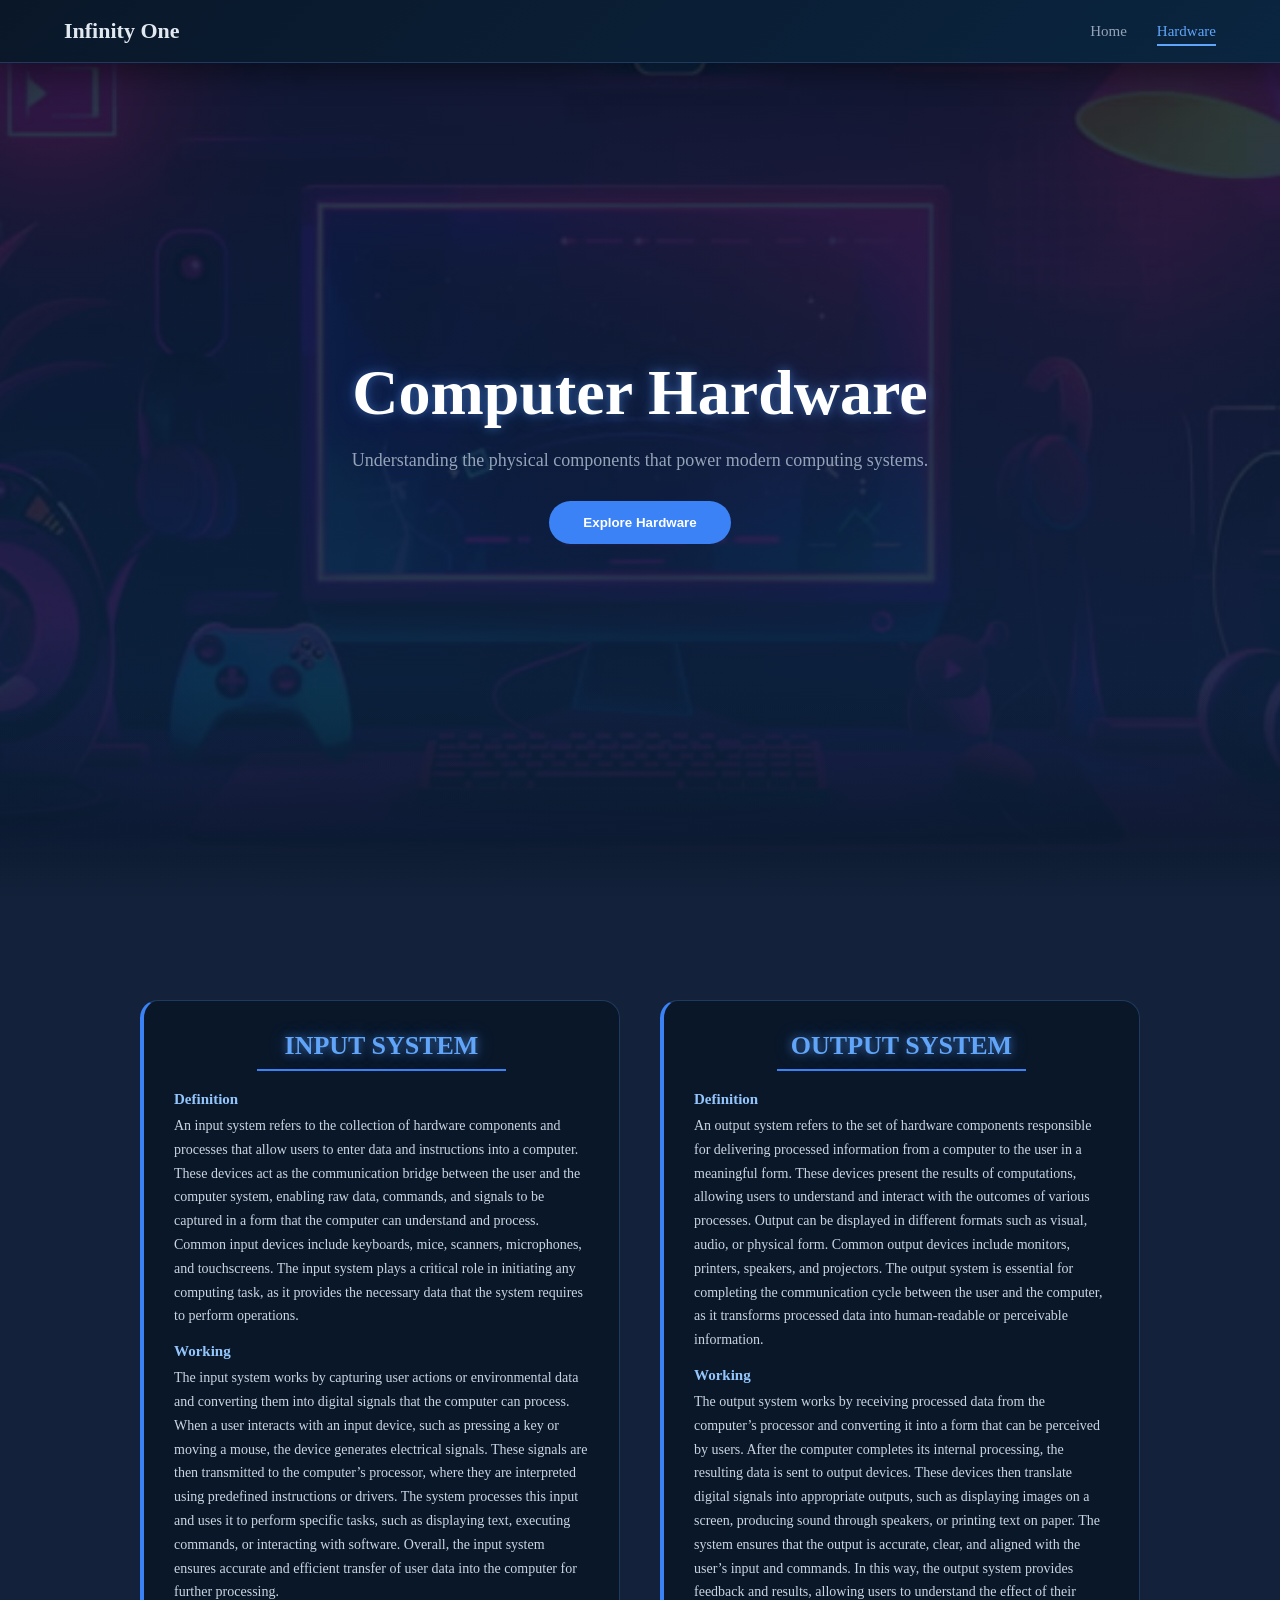
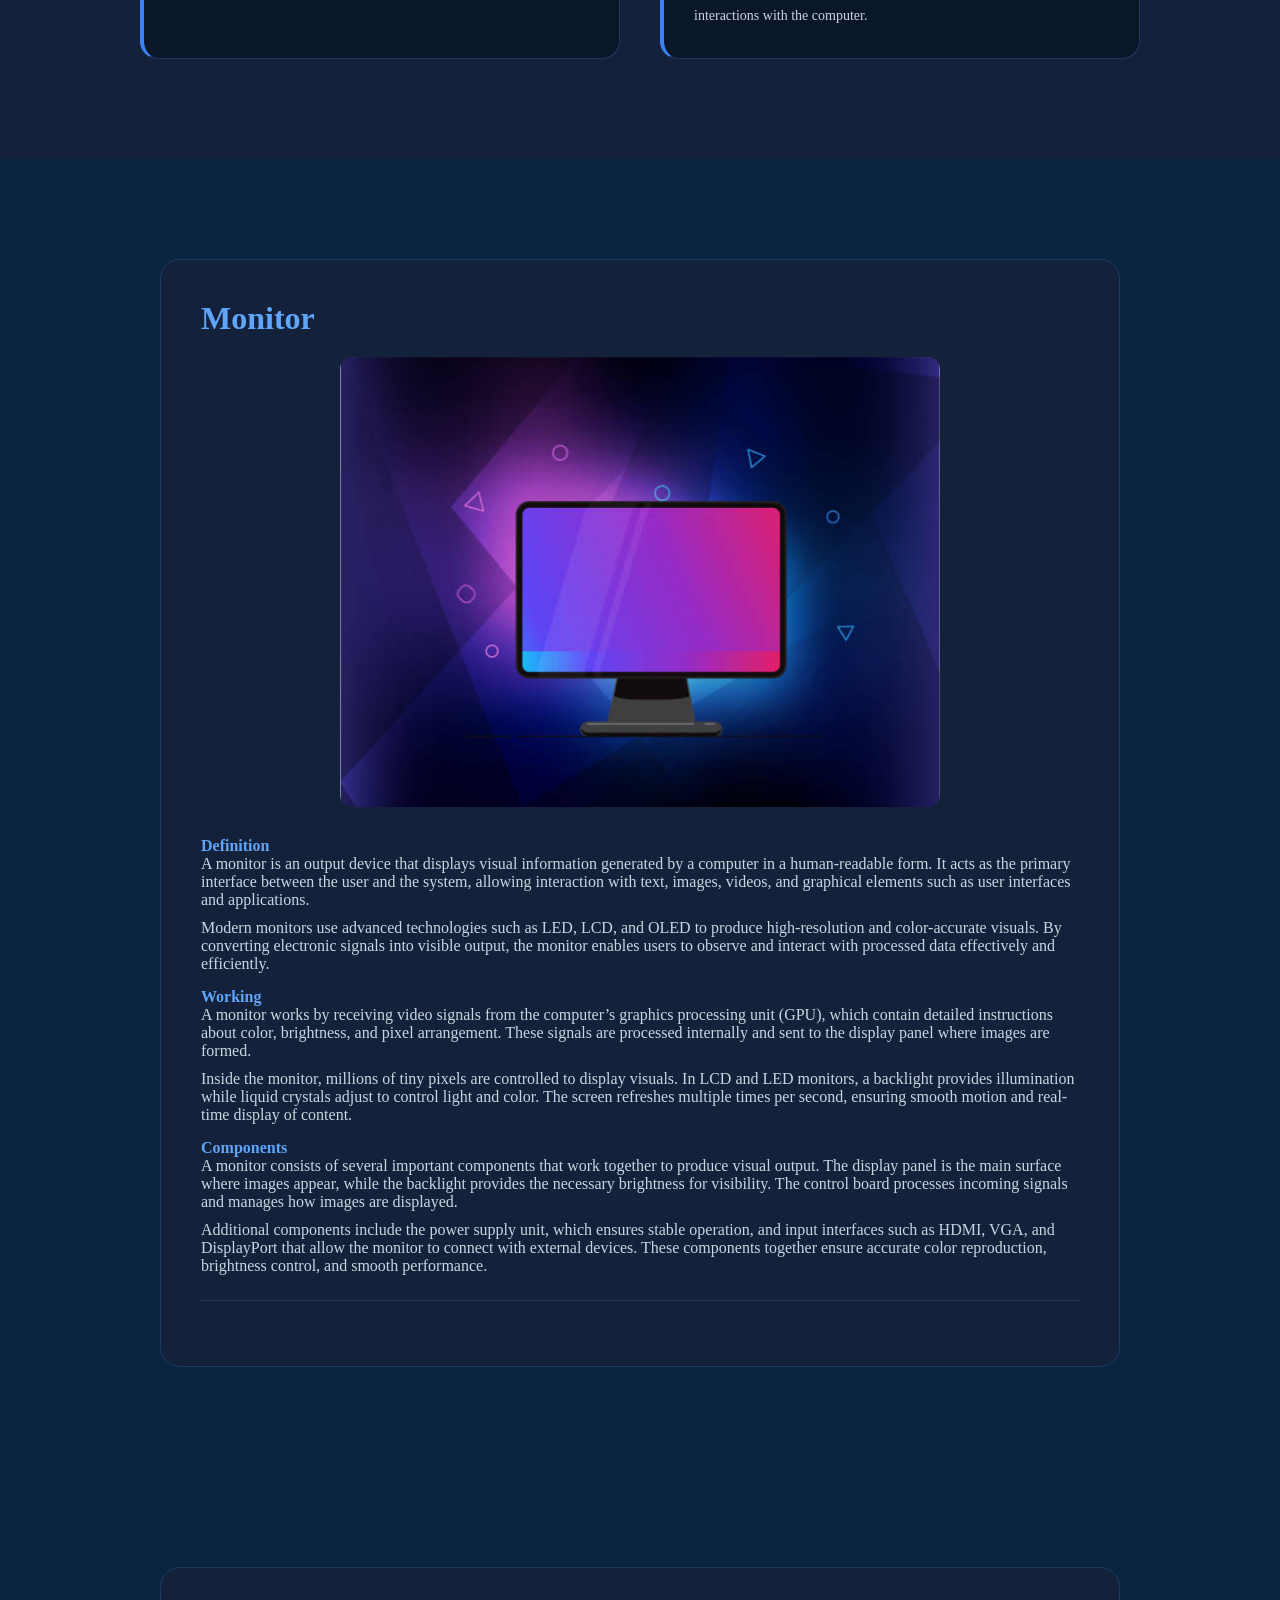
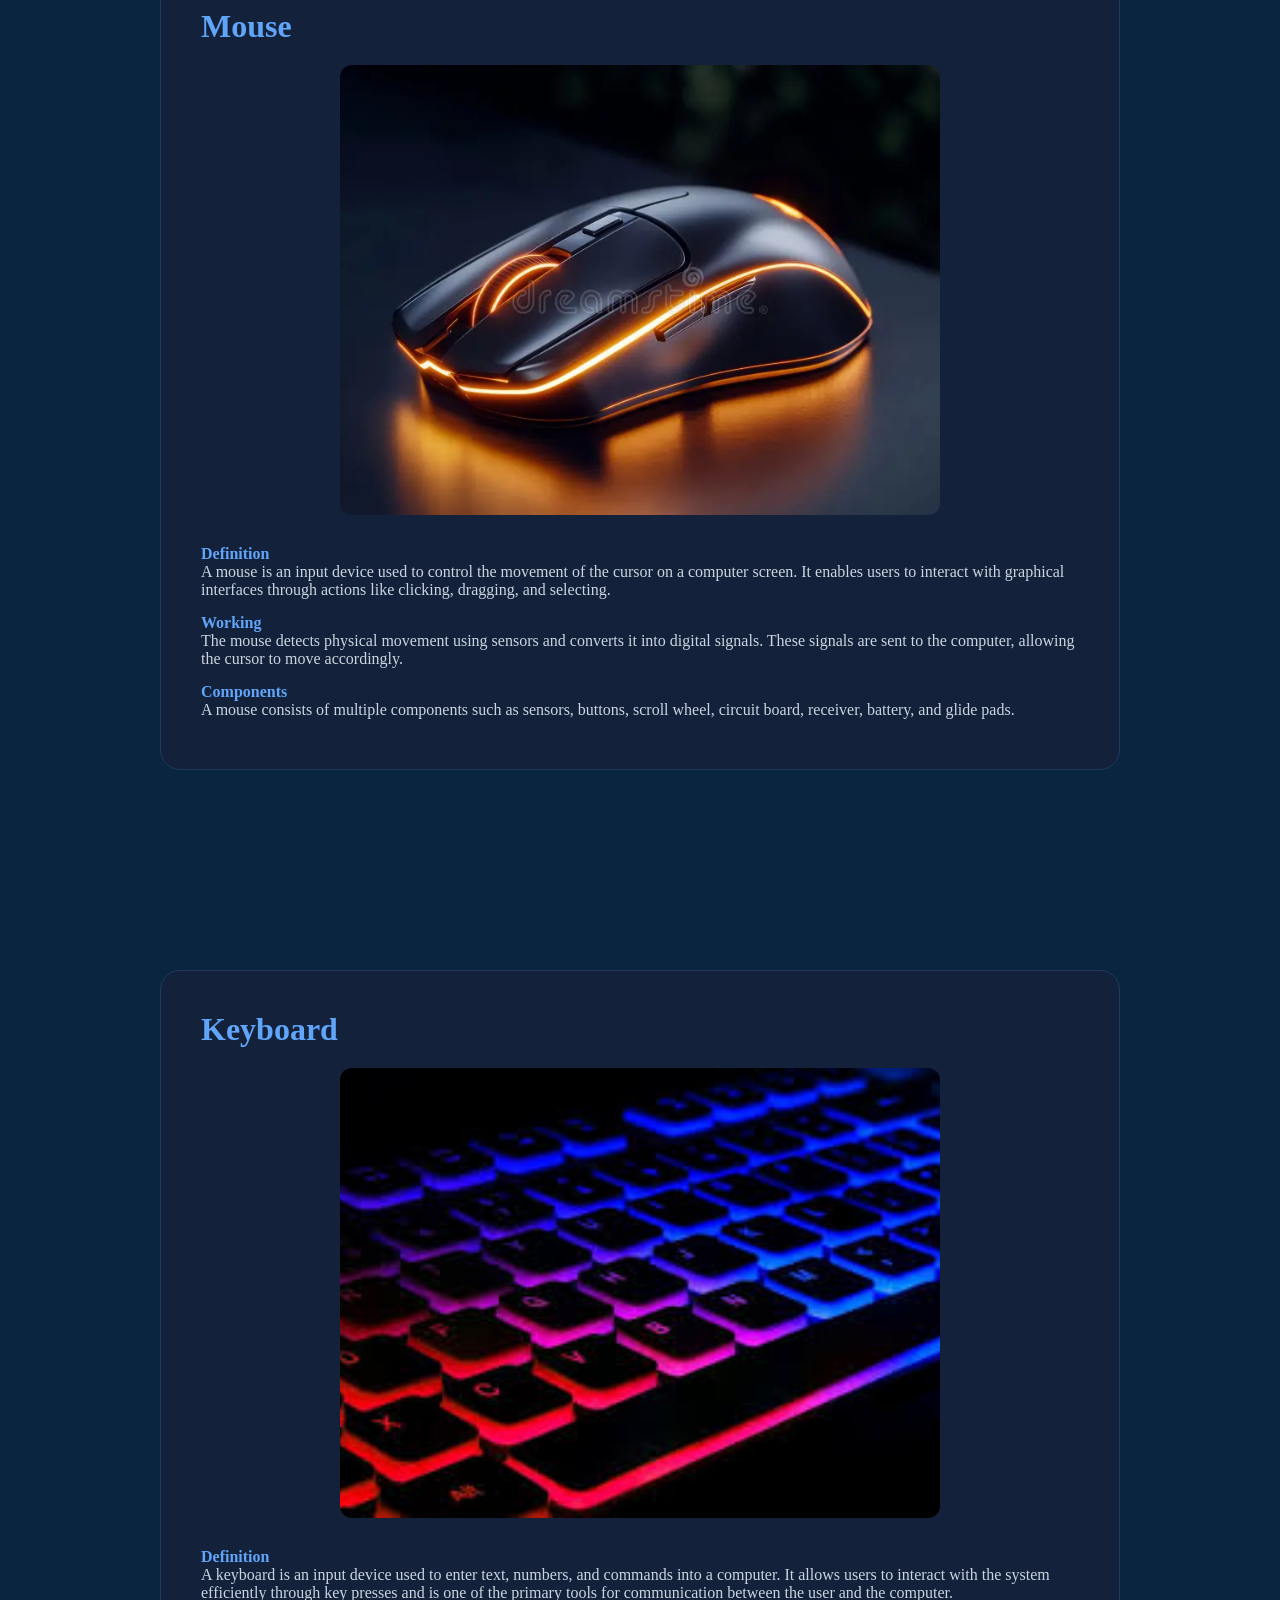
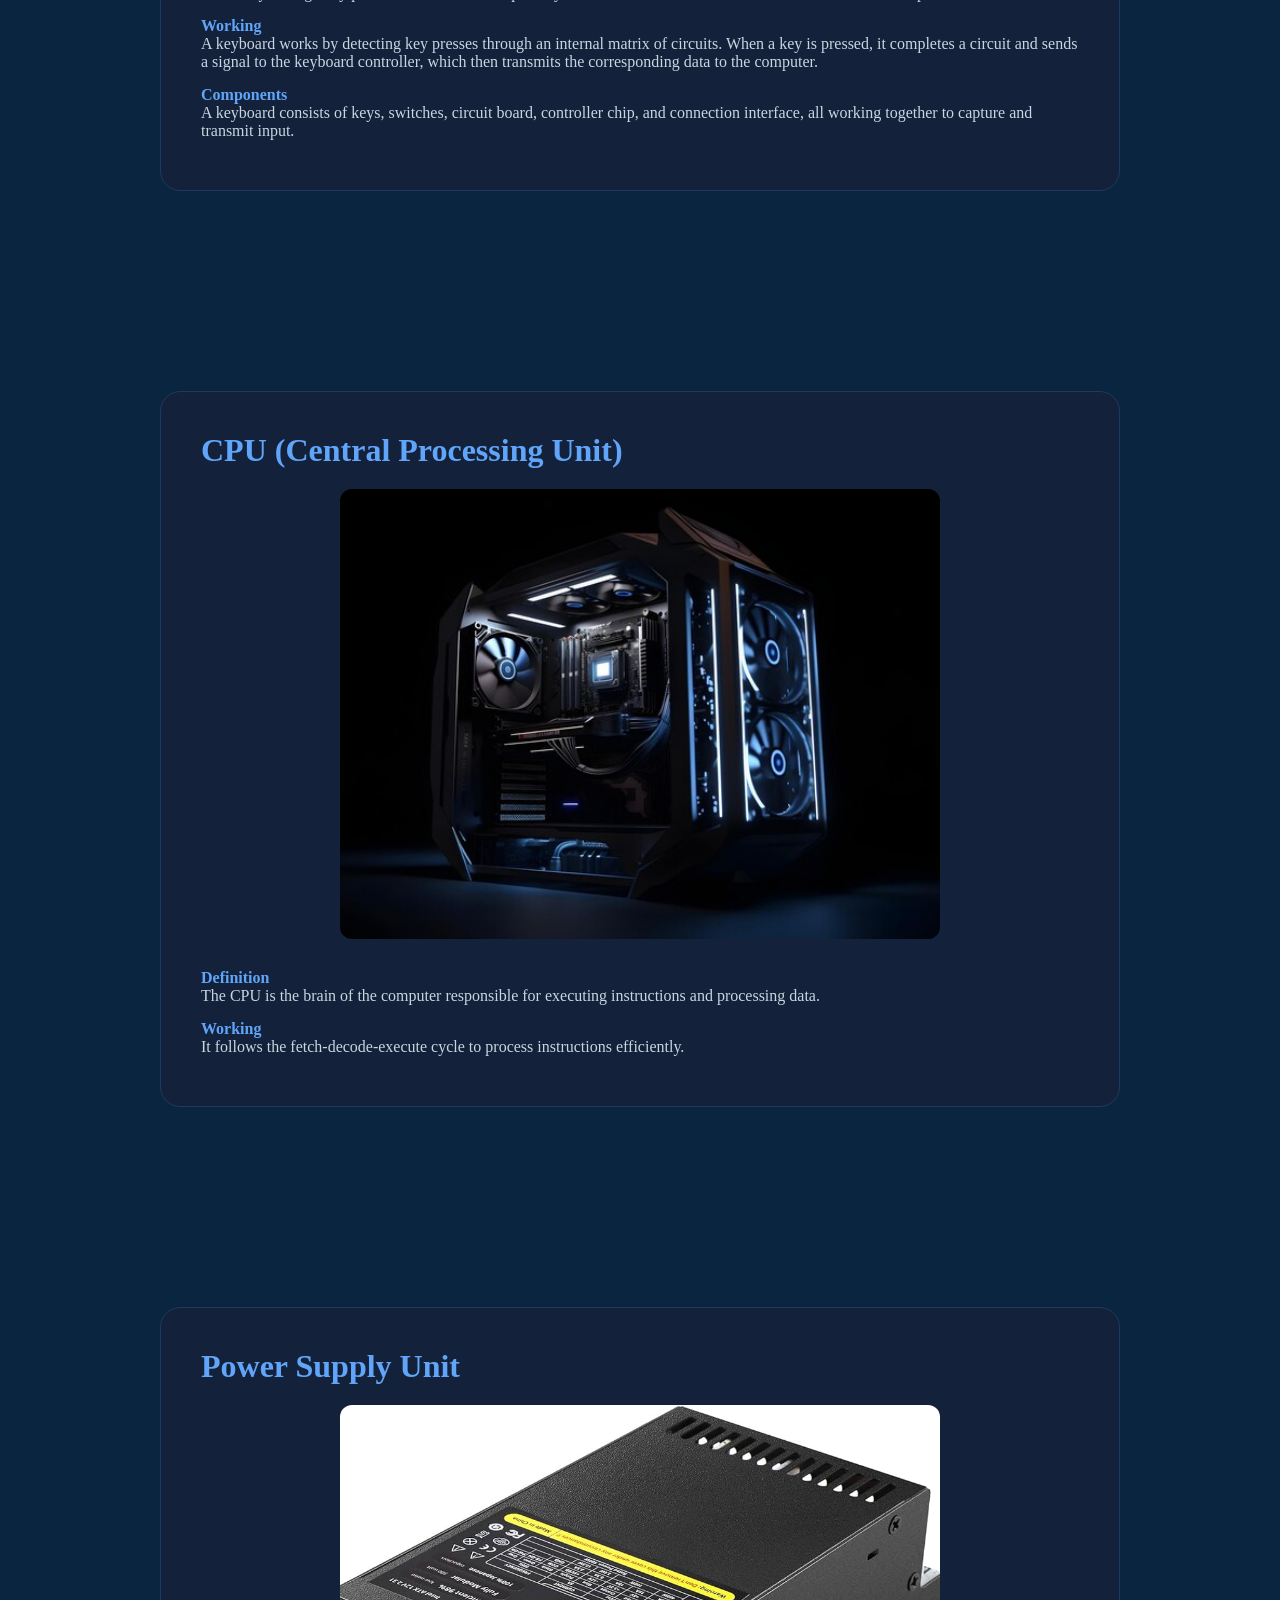
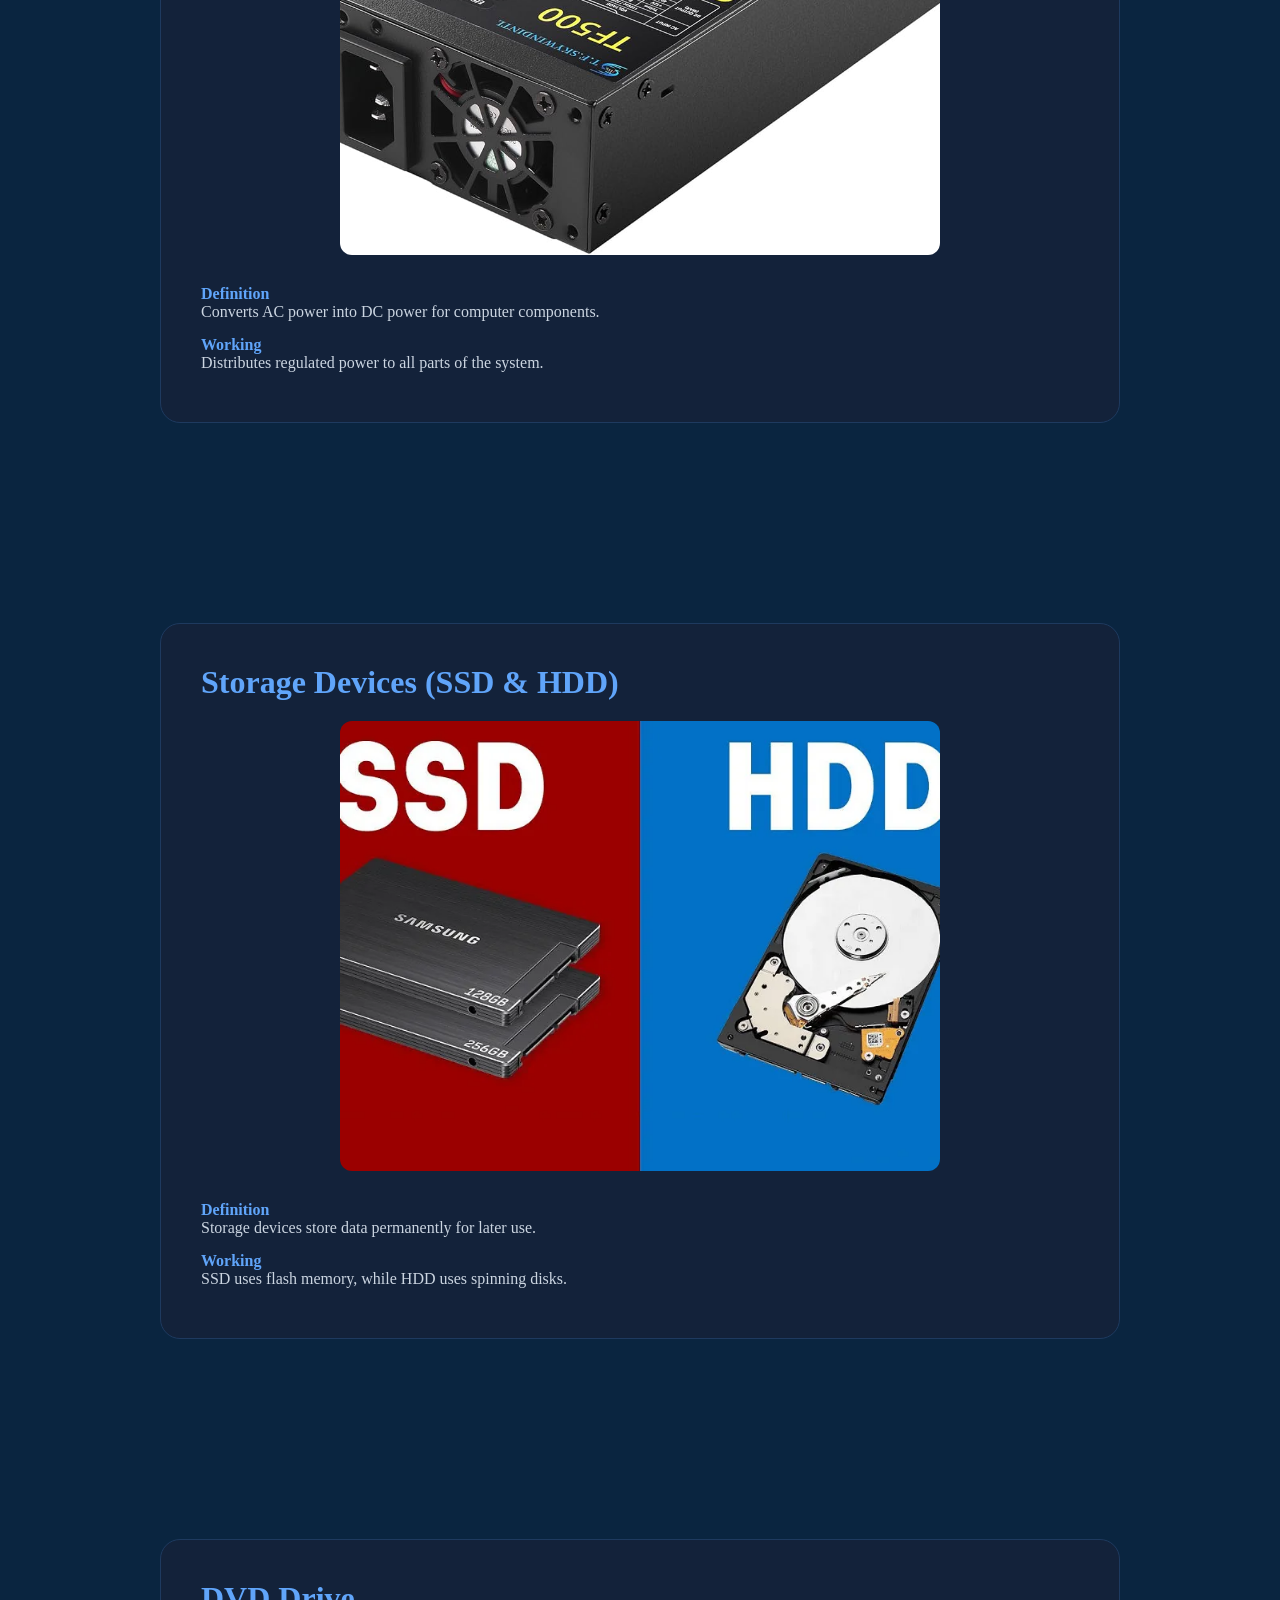
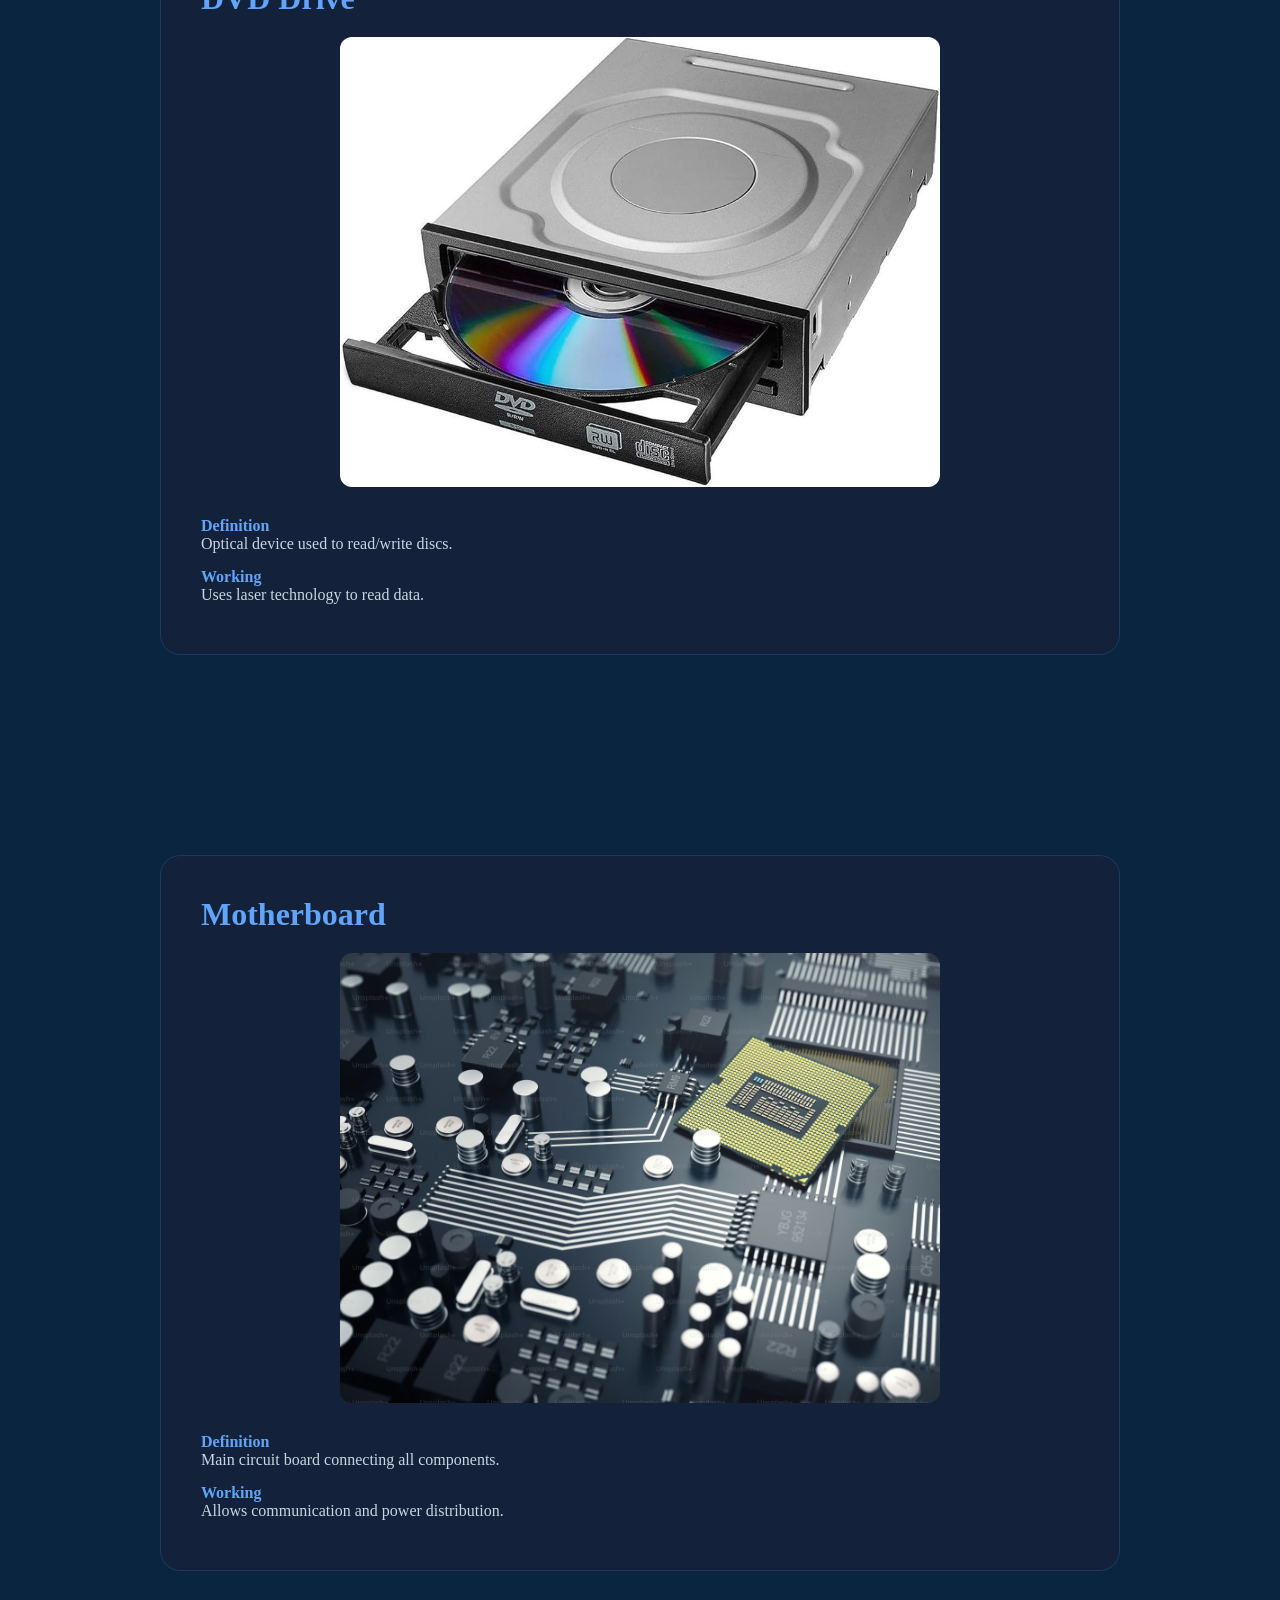
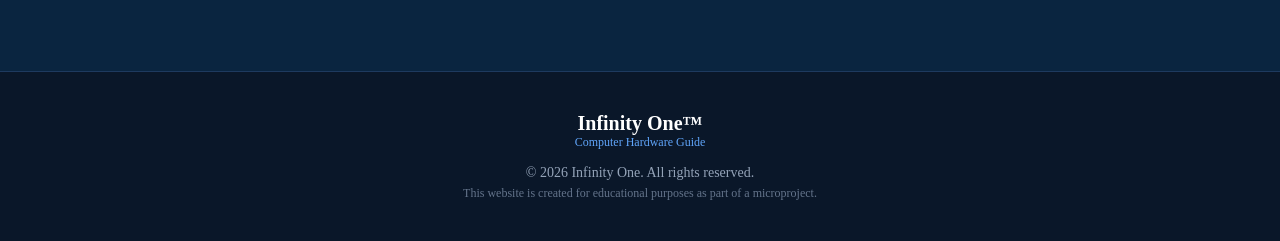
<file: Hardware (MAIN) Infinity1.html>
<html>
	<head>
		<title>Hardware (MAIN) | Infinity1</title>
	<link rel="stylesheet" href="(Hardware Main page) [tag style] Infinity1.css">
	</head>
	<body>

<!-- Navigation -->
<nav class="nav">
  <div class="nav-container">

    <!-- BRAND -->
    <div class="nav-brand">
      <span class="brand-text">Infinity One</span>
    </div>

    <!-- LINKS -->
    <div class="nav-links">
      <a href="index.html">Home</a>
      <a href="Hardware (MAIN) Infinity1.html" class="active">Hardware</a>
    </div>

  </div>
</nav>

<!-- Hero -->
<section class="hardware-hero">
  <div class="hardware-hero-content">
    <h1 class="hardware-hero-title">Computer Hardware</h1>
    <p class="hardware-hero-subtext">Understanding the physical components that power modern computing systems.</p>
    <button class="hardware-hero-btn">Explore Hardware</button>
  </div>
</section>

<!--I/O deffinition -->
<section class="info-cards-section">

  <div class="info-cards">

    <!-- CARD 1 -->
    <div class="info-card">
      <h3 class="info-title">INPUT SYSTEM</h3>

      <h4 class="info-subheading">Definition</h4>
      <p class="info-text">
        An input system refers to the collection of hardware components and processes that allow users to enter data and instructions into a computer. 
These devices act as the communication bridge between the user and the computer system, enabling raw data, commands, 
and signals to be captured in a form that the computer can understand and process. Common input devices include keyboards, mice, scanners, microphones, and touchscreens. 
The input system plays a critical role in initiating any computing task, 
as it provides the necessary data that the system requires to perform operations.
      </p>

      <h4 class="info-subheading">Working</h4>
      <p class="info-text">
        The input system works by capturing user actions or environmental data and converting them into digital signals that the computer can process.
 When a user interacts with an input device, such as pressing a key or moving a mouse, the device generates electrical signals.
 These signals are then transmitted to the computer’s processor, where they are interpreted using predefined instructions or drivers.
 The system processes this input and uses it to perform specific tasks, such as displaying text, executing commands, or interacting with software.
 Overall, the input system ensures accurate and efficient transfer of user data into the computer for further processing.
      </p>
    </div>

    <!-- CARD 2 -->
    <div class="info-card">
      <h3 class="info-title">OUTPUT SYSTEM</h3>

      <h4 class="info-subheading">Definition</h4>
      <p class="info-text">
        An output system refers to the set of hardware components responsible for delivering processed information from a computer to the user in a meaningful form.
 These devices present the results of computations, allowing users to understand and interact with the outcomes of various processes.
 Output can be displayed in different formats such as visual, audio, or physical form. Common output devices include monitors, printers, speakers, and projectors.
 The output system is essential for completing the communication cycle between the user and the computer, as it transforms processed data into human-readable or perceivable information.
      </p>

      <h4 class="info-subheading">Working</h4>
      <p class="info-text">
The output system works by receiving processed data from the computer’s processor and converting it into a form that can be perceived by users.
 After the computer completes its internal processing, the resulting data is sent to output devices.
 These devices then translate digital signals into appropriate outputs, such as displaying images on a screen, producing sound through speakers, or printing text on paper.
 The system ensures that the output is accurate, clear, and aligned with the user’s input and commands.
 In this way, the output system provides feedback and results, allowing users to understand the effect of their interactions with the computer.
      </p>
    </div>

  </div>

</section>

<!-- Dropdown -->
<section class="alt-section">
  <div class="alt-container">

    <div class="alt-card">

      <!-- HEADING -->
      <h2 class="alt-heading">Monitor</h2>

      <!-- IMAGE -->
      <div class="alt-image-center">
        <img src="monitor.jpg" alt="">
      </div>

      <!-- TEXT -->
      <div class="alt-text">
        <h4>Definition</h4>
  <p>
    A monitor is an output device that displays visual information generated by a computer in a human-readable form. It acts as the primary interface between the user and the system, allowing interaction with text, images, videos, and graphical elements such as user interfaces and applications.
  </p>
  <p>
    Modern monitors use advanced technologies such as LED, LCD, and OLED to produce high-resolution and color-accurate visuals. By converting electronic signals into visible output, the monitor enables users to observe and interact with processed data effectively and efficiently.
  </p>

  <h4>Working</h4>
  <p>
    A monitor works by receiving video signals from the computer’s graphics processing unit (GPU), which contain detailed instructions about color, brightness, and pixel arrangement. These signals are processed internally and sent to the display panel where images are formed.
  </p>
  <p>
    Inside the monitor, millions of tiny pixels are controlled to display visuals. In LCD and LED monitors, a backlight provides illumination while liquid crystals adjust to control light and color. The screen refreshes multiple times per second, ensuring smooth motion and real-time display of content.
  </p>

  <h4>Components</h4>
  <p>
    A monitor consists of several important components that work together to produce visual output. The display panel is the main surface where images appear, while the backlight provides the necessary brightness for visibility. The control board processes incoming signals and manages how images are displayed.
  </p>
  <p>
    Additional components include the power supply unit, which ensures stable operation, and input interfaces such as HDMI, VGA, and DisplayPort that allow the monitor to connect with external devices. These components together ensure accurate color reproduction, brightness control, and smooth performance.
  </p>
      </div>

          <hr class="sub-divider">

      <!-- MAIN DROPDOWN -->
      <div class="alt-dropdown">

        <div class="sub-cards">

          <!-- DISPLAY PANEL -->
          <div class="sub-card">
            <div class="sub-content">
              <div class="sub-image">
                <img src="panel.avif" alt="Display Pannel">

              </div>
              <div class="sub-text">
                <h3>Display Panel</h3>
                <h4>Definition</h4>
                <p>Main visual surface of monitor.</p>
                <h4>Working</h4>
                <p>Controls pixels to form images.</p>
              </div>
            </div>
            <div class="sub-dropdown">
              <h4>Working</h4>
              <p>Controls pixels to form images. Includes IPS, TN, OLED technologies.</p>
            </div>
          </div>
          <hr class="sub-divider">

          <!-- BACKLIGHT -->
          <div class="sub-card">
            <div class="sub-content">
              <div class="sub-image">
                <img src="backlight.webp" alt="Back light">

              </div>
              <div class="sub-text">
                <h3>Backlight</h3>
                <h4>Definition</h4>
                <p>Provides light for visibility.</p>
              </div>
            </div>
            <div class="sub-dropdown">
              <h4>Working</h4>
              <p>Illuminates display panel. Usually LED-based in modern monitors.</p>
            </div>
          </div>
<hr class="sub-divider">

	  <!-- Control borad -->
          <div class="sub-card">
  <div class="sub-content">
    <div class="sub-image">
      <img src="control-board.webp" alt="Control board">

    </div>
    <div class="sub-text">
      <h3>Control Board</h3>
      <h4>Definition</h4>
      <p>
        The control board is the internal circuit of a monitor responsible for processing incoming video signals and managing how images are displayed on the screen.
      </p>
    </div>
  </div>
  <div class="sub-dropdown">
    <h4>Working</h4>
    <p>
      The control board receives signals from the computer and converts them into instructions for the display panel. It controls resolution, refresh rate, color output, and synchronization, ensuring smooth and accurate image rendering.
    </p>
  </div>
</div>
<hr class="sub-divider">
	
	<!-- Power supply -->
	<div class="sub-card">
  <div class="sub-content">
    <div class="sub-image">
      <img src="power.jpg" alt="Power supply">

    </div>
    <div class="sub-text">
      <h3>Power Supply</h3>
      <h4>Definition</h4>
      <p>
        The power supply unit provides electrical energy to all internal components of the monitor by converting external power into usable form.
      </p>
    </div>
  </div>
  <div class="sub-dropdown">
    <h4>Working</h4>
    <p>
      It converts alternating current (AC) from the power source into direct current (DC) required by the monitor’s components and distributes stable voltage to ensure proper functioning.
    </p>
  </div>
</div>
<hr class="sub-divider">
	
	<!-- input port-->
	<div class="sub-card">
  <div class="sub-content">
    <div class="sub-image">
      <img src="ports.webp" alt="Port">

    </div>
    <div class="sub-text">
      <h3>Input Ports</h3>
      <h4>Definition</h4>
      <p>
        Input ports are connectors that allow the monitor to receive video signals from external devices such as computers, laptops, or gaming consoles.
      </p>
    </div>
  </div>
  <div class="sub-dropdown">
    <h4>Working</h4>
    <p>
      These ports receive data through cables like HDMI, VGA, or DisplayPort and transfer it to the control board, which processes the signals and displays them on the screen.
    </p>
  </div>
</div>
<hr class="sub-divider">
        </div>
      </div>
    </div>
  </div>
</section>

<!-- ======================== MOUSE SECTION START ======================== -->

<section class="alt-section">

  <div class="alt-container">

    <div class="alt-card">

      <!-- HEADING -->
      <h2 class="alt-heading">Mouse</h2>

      <!-- IMAGE -->
      <div class="alt-image-center">
        <img src="mouse.webp" alt="Mouse">
      </div>

      <!-- TEXT -->
      <div class="alt-text">

        <h4>Definition</h4>
        <p>
          A mouse is an input device used to control the movement of the cursor on a computer screen. It enables users to interact with graphical interfaces through actions like clicking, dragging, and selecting.
        </p>

        <h4>Working</h4>
        <p>
          The mouse detects physical movement using sensors and converts it into digital signals. These signals are sent to the computer, allowing the cursor to move accordingly.
        </p>

        <h4>Components</h4>
        <p>
          A mouse consists of multiple components such as sensors, buttons, scroll wheel, circuit board, receiver, battery, and glide pads.
        </p>

      </div>

      <!-- ================= DROPDOWN START ================= -->
      <div class="alt-dropdown">

        <!-- SENSOR -->
        <div class="sub-card">
          <div class="sub-content">

            <div class="sub-image">
              <img src="sensor.webp">
            </div>

            <div class="sub-text">
              <h3>Sensor</h3>
              <h4>Definition</h4>
              <p>Detects movement across a surface.</p>
            </div>

          </div>

          <div class="sub-dropdown">
            <h4>Working</h4>
            <p>
              The sensor continuously captures surface data and calculates movement direction and speed.
            </p>
          </div>
        </div>

        <hr class="sub-divider">

        <!-- BUTTONS -->
        <div class="sub-card">
          <div class="sub-content">

            <div class="sub-image">
              <img src="buttons.jpg">
            </div>

            <div class="sub-text">
              <h3>Buttons</h3>
              <h4>Definition</h4>
              <p>Used for clicking and selecting.</p>
            </div>

          </div>

          <div class="sub-dropdown">
            <h4>Working</h4>
            <p>
              When pressed, buttons send signals to perform actions such as selecting or opening items.
            </p>
          </div>
        </div>

        <hr class="sub-divider">

        <!-- SCROLL -->
        <div class="sub-card">
          <div class="sub-content">

            <div class="sub-image">
              <img src="scroll.jfif">
            </div>

            <div class="sub-text">
              <h3>Scroll Wheel</h3>
              <h4>Definition</h4>
              <p>Used for scrolling content vertically.</p>
            </div>

          </div>

          <div class="sub-dropdown">
            <h4>Working</h4>
            <p>
              Rotating the wheel sends signals that scroll the page up or down smoothly.
            </p>
          </div>
        </div>

        <hr class="sub-divider">

        <!-- CIRCUIT -->
        <div class="sub-card">
          <div class="sub-content">

            <div class="sub-image">
              <img src="circuit.jpg">
            </div>

            <div class="sub-text">
              <h3>Circuit Board</h3>
              <h4>Definition</h4>
              <p>Controls internal operations of the mouse.</p>
            </div>

          </div>

          <div class="sub-dropdown">
            <h4>Working</h4>
            <p>
              It processes signals from buttons and sensors and sends them to the computer.
            </p>
          </div>
        </div>

        <hr class="sub-divider">

        <!-- DPI -->
        <div class="sub-card">
          <div class="sub-content">

            <div class="sub-image">
              <img src="dpi.webp">
            </div>

            <div class="sub-text">
              <h3>DPI Button</h3>
              <h4>Definition</h4>
              <p>Controls cursor sensitivity.</p>
            </div>

          </div>

          <div class="sub-dropdown">
            <h4>Working</h4>
            <p>
              Adjusts how fast the cursor moves relative to mouse movement.
            </p>
          </div>
        </div>

        <hr class="sub-divider">

        <!-- FEET -->
        <div class="sub-card">
          <div class="sub-content">

            <div class="sub-image">
              <img src="feet.jpg">
            </div>

            <div class="sub-text">
              <h3>Glide Pads</h3>
              <h4>Definition</h4>
              <p>Allow smooth movement on surfaces.</p>
            </div>

          </div>

          <div class="sub-dropdown">
            <h4>Working</h4>
            <p>
              Reduce friction and improve tracking accuracy.
            </p>
          </div>
        </div>

      </div>
      <!-- ================= DROPDOWN END ================= -->

    </div>

  </div>

</section>

<!-- ======================== KEYBOARD SECTION START ======================== -->
<section class="alt-section">

  <div class="alt-container">

    <div class="alt-card">

      <!-- HEADING -->
      <h2 class="alt-heading">Keyboard</h2>

      <!-- IMAGE -->
      <div class="alt-image-center">
        <img src="keyboard.jfif" alt="Keyboard">
      </div>

      <!-- TEXT -->
      <div class="alt-text">

        <h4>Definition</h4>
        <p>
          A keyboard is an input device used to enter text, numbers, and commands into a computer. It allows users to interact with the system efficiently through key presses and is one of the primary tools for communication between the user and the computer.
        </p>

        <h4>Working</h4>
        <p>
          A keyboard works by detecting key presses through an internal matrix of circuits. When a key is pressed, it completes a circuit and sends a signal to the keyboard controller, which then transmits the corresponding data to the computer.
        </p>

        <h4>Components</h4>
        <p>
          A keyboard consists of keys, switches, circuit board, controller chip, and connection interface, all working together to capture and transmit input.
        </p>

      </div>

      <!-- ================= DROPDOWN START ================= -->
      <div class="alt-dropdown">

        <!-- ===== TABLE ===== -->
        <h4 style="color:#60A5FA; margin-bottom:15px;">Types of Keys</h4>

        <table class="keyboard-table">

          <tr>
            <th>Key Type</th>
            <th>Examples</th>
            <th>Function</th>
          </tr>

          <tr>
            <td>Alphanumeric</td>
            <td>A-Z, 0-9</td>
            <td>Typing letters and numbers</td>
          </tr>

          <tr>
            <td>Function Keys</td>
            <td>F1 – F12</td>
            <td>Perform system functions</td>
          </tr>

          <tr>
            <td>Control Keys</td>
            <td>Ctrl, Alt, Shift</td>
            <td>Used with other keys for commands</td>
          </tr>

          <tr>
            <td>Navigation Keys</td>
            <td>Arrow keys, Home, End</td>
            <td>Move cursor and navigate</td>
          </tr>

          <tr>
            <td>Special Keys</td>
            <td>Enter, Esc, Tab</td>
            <td>Execute actions</td>
          </tr>

          <tr>
            <td>Numeric Keypad</td>
            <td>0–9 (side)</td>
            <td>Fast numeric input</td>
          </tr>

        </table>

        <hr class="sub-divider">

        <!-- ===== KEYS ===== -->
        <div class="sub-card">
          <div class="sub-content">

            <div class="sub-image">
              <img src="keys.jfif">
            </div>

            <div class="sub-text">
              <h3>Keys</h3>
              <h4>Definition</h4>
              <p>Buttons used to input data.</p>
            </div>

          </div>

          <div class="sub-dropdown">
            <h4>Working</h4>
            <p>
              Pressing a key completes a circuit and sends a signal to the computer.
            </p>
          </div>
        </div>

        <hr class="sub-divider">

        <!-- ===== SWITCHES ===== -->
        <div class="sub-card">
          <div class="sub-content">

            <div class="sub-image">
              <img src="switch.webp">
            </div>

            <div class="sub-text">
              <h3>Switches</h3>
              <h4>Definition</h4>
              <p>Mechanism under keys that detects presses.</p>
            </div>

          </div>

          <div class="sub-dropdown">
            <h4>Working</h4>
            <p>
              Registers key presses and transfers signals to the circuit board.
            </p>
          </div>
        </div>

        <hr class="sub-divider">

        <!-- ===== CIRCUIT ===== -->
        <div class="sub-card">
          <div class="sub-content">

            <div class="sub-image">
              <img src="kb-circuit.jpg">
            </div>

            <div class="sub-text">
              <h3>Circuit Board</h3>
              <h4>Definition</h4>
              <p>Connects all keys and components.</p>
            </div>

          </div>

          <div class="sub-dropdown">
            <h4>Working</h4>
            <p>
              Processes signals from key presses and sends them to the system.
            </p>
          </div>
        </div>

        <hr class="sub-divider">

        <!-- ===== CONTROLLER ===== -->
        <div class="sub-card">
          <div class="sub-content">

            <div class="sub-image">
              <img src="controller.jpg">
            </div>

            <div class="sub-text">
              <h3>Controller Chip</h3>
              <h4>Definition</h4>
              <p>Manages keyboard input signals.</p>
            </div>

          </div>

          <div class="sub-dropdown">
            <h4>Working</h4>
            <p>
              Interprets key presses and sends correct data to the computer.
            </p>
          </div>
        </div>

      </div>
      <!-- ================= DROPDOWN END ================= -->

    </div>

  </div>

</section>
<!-- ======================== KEYBOARD SECTION END ======================== -->

<!-- ======================== CPU ======================== -->
<section class="alt-section">
  <div class="alt-container">
    <div class="alt-card">

      <h2 class="alt-heading">CPU (Central Processing Unit)</h2>

      <div class="alt-image-center">
        <img src="cpu.jpg">
      </div>

      <div class="alt-text">
        <h4>Definition</h4>
        <p>The CPU is the brain of the computer responsible for executing instructions and processing data.</p>

        <h4>Working</h4>
        <p>It follows the fetch-decode-execute cycle to process instructions efficiently.</p>
      </div>

      <div class="alt-dropdown">

        <!-- ALU -->
        <div class="sub-card">
          <div class="sub-content">
            <div class="sub-image"><img src="alu.jpg"></div>
            <div class="sub-text">
              <h3>ALU</h3>
              <p>Performs arithmetic and logical operations.</p>
            </div>
          </div>
          <div class="sub-dropdown">
            <p>Executes calculations and logical comparisons.</p>
          </div>
        </div>

        <hr class="sub-divider">

        <!-- CU -->
        <div class="sub-card">
          <div class="sub-content">
            <div class="sub-image"><img src="cpu.png"></div>
            <div class="sub-text">
              <h3>Control Unit</h3>
              <p>Controls CPU operations.</p>
            </div>
          </div>
          <div class="sub-dropdown">
            <p>Directs data flow between components.</p>
          </div>
        </div>

        <hr class="sub-divider">

        <!-- CACHE -->
        <div class="sub-card">
          <div class="sub-content">
            <div class="sub-image"><img src="cache.jfif"></div>
            <div class="sub-text">
              <h3>Cache</h3>
              <p>High-speed memory.</p>
            </div>
          </div>
          <div class="sub-dropdown">
            <p>Stores frequently used data for faster access.</p>
          </div>
        </div>

      </div>

    </div>
  </div>
</section>


<!-- ======================== PSU ======================== -->
<section class="alt-section">
  <div class="alt-container">
    <div class="alt-card">

      <h2 class="alt-heading">Power Supply Unit</h2>

      <div class="alt-image-center">
        <img src="psu.jpg">
      </div>

      <div class="alt-text">
        <h4>Definition</h4>
        <p>Converts AC power into DC power for computer components.</p>

        <h4>Working</h4>
        <p>Distributes regulated power to all parts of the system.</p>
      </div>

      <div class="alt-dropdown">

        <div class="sub-card">
          <div class="sub-content">
            <div class="sub-image"><img src="transformer.jfif"></div>
            <div class="sub-text"><h3>Transformer</h3><p>Changes voltage levels.</p></div>
          </div>
          <div class="sub-dropdown"><p>Steps voltage up or down.</p></div>
        </div>

        <hr class="sub-divider">

        <div class="sub-card">
          <div class="sub-content">
            <div class="sub-image"><img src="fan.jpg"></div>
            <div class="sub-text"><h3>Cooling Fan</h3><p>Prevents overheating.</p></div>
          </div>
          <div class="sub-dropdown"><p>Maintains temperature.</p></div>
        </div>

      </div>

    </div>
  </div>
</section>


<!-- ======================== STORAGE ======================== -->
<section class="alt-section">
  <div class="alt-container">
    <div class="alt-card">

      <h2 class="alt-heading">Storage Devices (SSD & HDD)</h2>

      <div class="alt-image-center">
        <img src="storage.webp">
      </div>

      <div class="alt-text">
        <h4>Definition</h4>
        <p>Storage devices store data permanently for later use.</p>

        <h4>Working</h4>
        <p>SSD uses flash memory, while HDD uses spinning disks.</p>
      </div>

      <div class="alt-dropdown">

        <div class="sub-card">
          <div class="sub-content">
            <div class="sub-image"><img src="ssd.jfif"></div>
            <div class="sub-text"><h3>SSD</h3><p>Solid-state storage.</p></div>
          </div>
          <div class="sub-dropdown"><p>Uses flash memory for fast access.</p></div>
        </div>

        <hr class="sub-divider">

        <div class="sub-card">
          <div class="sub-content">
            <div class="sub-image"><img src="hdd.png"></div>
            <div class="sub-text"><h3>HDD</h3><p>Magnetic storage.</p></div>
          </div>
          <div class="sub-dropdown"><p>Uses spinning platters.</p></div>
        </div>

      </div>

    </div>
  </div>
</section>


<!-- ======================== DVD ======================== -->
<section class="alt-section">
  <div class="alt-container">
    <div class="alt-card">

      <h2 class="alt-heading">DVD Drive</h2>

      <div class="alt-image-center">
        <img src="dvd.jpg">
      </div>

      <div class="alt-text">
        <h4>Definition</h4>
        <p>Optical device used to read/write discs.</p>

        <h4>Working</h4>
        <p>Uses laser technology to read data.</p>
      </div>

      <div class="alt-dropdown">

        <div class="sub-card">
          <div class="sub-content">
            <div class="sub-image"><img src="laser.jfif"></div>
            <div class="sub-text"><h3>Laser</h3><p>Reads data from disc.</p></div>
          </div>
          <div class="sub-dropdown"><p>Detects data patterns.</p></div>
        </div>

      </div>

    </div>
  </div>
</section>


<!-- ======================== MOTHERBOARD ======================== -->
<section class="alt-section">
  <div class="alt-container">
    <div class="alt-card">

      <h2 class="alt-heading">Motherboard</h2>

      <div class="alt-image-center">
        <img src="motherboard.avif">
      </div>

      <div class="alt-text">
        <h4>Definition</h4>
        <p>Main circuit board connecting all components.</p>

        <h4>Working</h4>
        <p>Allows communication and power distribution.</p>
      </div>

      <div class="alt-dropdown">

        <!-- CHIPSET -->
        <div class="sub-card">
          <div class="sub-content">
            <div class="sub-image"><img src="chipset.jpg"></div>
            <div class="sub-text"><h3>Chipset</h3><p>Controls communication.</p></div>
          </div>

          <div class="sub-dropdown">
            <h4>Northbridge</h4>
            <p>Handles CPU, RAM, GPU communication.</p>

            <h4>Southbridge</h4>
            <p>Handles I/O devices and storage.</p>
          </div>
        </div>

        <hr class="sub-divider">

        <!-- RAM SLOT -->
        <div class="sub-card">
          <div class="sub-content">
            <div class="sub-image"><img src="ram.webp"></div>
            <div class="sub-text"><h3>RAM Slots</h3><p>Holds memory modules.</p></div>
          </div>
          <div class="sub-dropdown">
            <p>Allows fast data access.</p>
          </div>
        </div>

        <hr class="sub-divider">

        <!-- PCI -->
        <div class="sub-card">
          <div class="sub-content">
            <div class="sub-image"><img src="pci.jpg"></div>
            <div class="sub-text"><h3>Expansion Slots</h3><p>Add components.</p></div>
          </div>
          <div class="sub-dropdown">
            <p>Used for GPU, sound cards, etc.</p>
          </div>
        </div>

      </div>

    </div>
  </div>
</section>

<!-- ======================== FOOTER START ======================== -->
<footer class="footer">

  <!-- BRAND -->
  <span class="footer-title">Infinity One™</span>
  <span class="footer-sub">Computer Hardware Guide</span>

  <!-- COPYRIGHT -->
  <p class="footer-copy">
    © 2026 Infinity One. All rights reserved.
  </p>

  <!-- NOTE -->
  <p class="footer-note">
    This website is created for educational purposes as part of a microproject.
  </p>

</footer>
<!-- ======================== FOOTER END ======================== -->

	</body>
</html>
</file>
<file: (Hardware Main page) [tag style] Infinity1.css>
/* RESET + PERFECT ALIGNMENT */
*,
*::before,
*::after {
  margin: 0;
  padding: 0;
  box-sizing: border-box;
}


/* =========================================(Nav)========================================= */

/* NAVBAR BASE */
.nav {
  position: fixed;
  top: 0;
  left: 0;
  width: 100%;
  z-index: 1000;

  background: linear-gradient(135deg, #0A1729, #0A2540);
  border-bottom: 1px solid #1E3A5F;

  box-shadow: 0 10px 30px rgba(0,0,0,0.4);
}

/* CONTAINER */
.nav-container {
  max-width: 1200px;
  margin: auto;
  padding: 18px 24px;

  display: flex;
  justify-content: space-between;
  align-items: center;
}

/* BRAND */
.nav-brand {
  display: flex;
  align-items: center;
  gap: 10px;
  cursor: pointer;
}

.brand-text {
  font-size: 22px;
  font-weight: 700;
  color: #E2E8F0;
  transition: all 0.3s ease;
}

/* BRAND HOVER */
.nav-brand:hover .brand-text {
  color: #60A5FA;
  letter-spacing: 1px;
}

/* LINKS */
.nav-links {
  display: flex;
  gap: 30px;
}

.nav-links a {
  position: relative;
  color: #94A3B8;
  text-decoration: none;
  font-size: 15px;
  font-weight: 500;
  transition: color 0.3s ease;
}

/* UNDERLINE ANIMATION */
.nav-links a::after {
  content: "";
  position: absolute;
  left: 0;
  bottom: -6px;

  width: 0%;
  height: 2px;
  background: #60A5FA;

  transition: width 0.3s ease;
}

.nav-links a:hover {
  color: #E2E8F0;
}

.nav-links a:hover::after {
  width: 100%;
}

/* ACTIVE LINK (IMPORTANT) */
.nav-links a.active {
  color: #60A5FA;
}

.nav-links a.active::after {
  width: 100%;
}

/* =========================================(Hero)========================================= */

.hardware-hero {
  position: relative;
  min-height: 100vh;

  display: flex;
  align-items: center;
  justify-content: center;
  text-align: center;

  /* SAME STYLE AS HOME HERO */
  background: linear-gradient(rgba(10, 23, 41, 0.85), rgba(10, 37, 64, 0.9)),
              url("Hardware_hero.jpg") center/cover no-repeat;
}

/* FADE EFFECT (same as home) */
.hardware-hero::after {
  content: "";
  position: absolute;
  bottom: 0;
  left: 0;
  width: 100%;
  height: 220px;

  background: linear-gradient(
    to bottom,
    rgba(10, 23, 41, 0) 0%,
    rgba(10, 23, 41, 0.4) 40%,
    rgba(10, 23, 41, 0.7) 70%,
    #13223A 100%
  );

  pointer-events: none;
}

/* CONTENT */
.hardware-hero-content {
  max-width: 800px;
  padding: 20px;
}

/* TITLE (GLOW SAME AS HOME) */
.hardware-hero-title {
  font-size: 64px;
  font-weight: 800;
  color: #ffffff;
  margin-bottom: 20px;

  text-shadow: 
    0 0 10px rgba(96,165,250,0.4),
    0 0 20px rgba(59,130,246,0.3);
}

/* SUBTEXT */
.hardware-hero-subtext {
  font-size: 18px;
  color: #94A3B8;
  margin-bottom: 30px;
}

/* BUTTON */
.hardware-hero-btn {
  background: #3B82F6;
  color: #ffffff;
  padding: 14px 34px;
  border-radius: 30px;
  font-weight: 600;
  border: none;
  cursor: pointer;

  transition: all 0.3s ease;
}

.hardware-hero-btn:hover {
  background: #2563EB;
  transform: translateY(-2px);
  box-shadow: 0 10px 20px rgba(59,130,246,0.3);
}

/* RESPONSIVE */
@media (max-width: 768px) {
  .hardware-hero-title {
    font-size: 42px;
  }

  .hardware-hero-subtext {
    font-size: 16px;
  }
}

/* =========================================(Info Cards Expand Section)========================================= */

.info-cards-section {
  background: #13223A;
  padding: 100px 0;
}

/* CONTAINER */
.info-cards {
  max-width: 1100px;
  margin: 0 auto;

  display: flex;
  gap: 40px;
  justify-content: center;
  flex-wrap: wrap;
}

/* CARD BASE */
.info-card {
  width: 480px;
  background: #0A1729;
  border: 1px solid #1E3A5F;
  border-left: 4px solid #3B82F6;
  border-radius: 18px;
  padding: 30px;

  transition: all 0.3s ease;
  height: auto;
  overflow: visible;
}

/* HOVER EFFECT (side translate + glow) */
.info-card:hover {
  transform: translateX(8px);
  box-shadow:
    0 0 20px rgba(96,165,250,0.4),
    0 0 40px rgba(59,130,246,0.3);
  border-left: 4px solid #60A5FA;
}

/* TITLE */
.info-title {
  text-align: center;
  font-size: 26px;
  color: #60A5FA;
  margin-bottom: 20px;

  text-shadow:
    0 0 8px rgba(96,165,250,0.5),
    0 0 18px rgba(59,130,246,0.4);

  position: relative;
}

/* UNDERLINE */
.info-title::after {
  content: "";
  width: 60%;
  height: 2px;
  background: #3B82F6;
  display: block;
  margin: 8px auto 0 auto;
}

/* SUBHEADINGS */
.info-subheading {
  color: #93C5FD;
  margin-top: 15px;
  margin-bottom: 6px;
  font-size: 15px;
}

/* TEXT */
.info-text {
  color: #CBD5E1;
  font-size: 14px;
  line-height: 1.7;
  position: relative;
}

/* RESPONSIVE */
@media (max-width: 768px) {
  .info-card {
    width: 100%;
  }
}

/* =========================================(Dropdown section)========================================= */

/* SECTION */
.alt-section {
  background: #0A2540;
  padding: 100px 0;
}

.alt-container {
  max-width: 1000px;
  margin: auto;
  padding: 0 20px;
}

/* CARD */
.alt-card {
  background: #13223A;
  border: 1px solid #1E3A5F;
  border-radius: 20px;
  padding: 40px;
}

/* HEADING */
.alt-heading {
  color: #60A5FA;
  font-size: 32px;
  margin-bottom: 20px;
}

/* IMAGE */
.alt-image-center {
  max-width: 600px;
  margin: 0 auto 30px;
  aspect-ratio: 4/3;
  overflow: hidden;
  border-radius: 12px;
}

.alt-image-center img {
  width: 100%;
  height: 100%;
  object-fit: cover;
}

/* TEXT */
.alt-text {
  color: #CBD5E1;
}

.alt-text h4 {
  color: #60A5FA;
  margin-top: 15px;
}

.alt-text p {
  margin-bottom: 10px;
}

/* MAIN DROPDOWN */
.alt-dropdown {
  max-height: 0;
  overflow: hidden;
  transition: 0.4s ease;
  padding-top: 0;
}

/* SHOW SUB CARDS */
.alt-card:hover .alt-dropdown {
  max-height: 2000px;
  padding-top: 20px;
}

/* SUB CARDS */
.sub-card {
  background: #0A1729;
  border: 1px solid #1E3A5F;
  border-radius: 14px;
  padding: 20px;
  transition: 0.3s ease;
}

/* CONTENT */
.sub-content {
  display: flex;
  gap: 20px;
  align-items: center;
}

.sub-image {
  width: 150px;
  aspect-ratio: 4/3;
  overflow: hidden;
  border-radius: 10px;
}

.sub-image img {
  width: 100%;
  height: 100%;
  object-fit: cover;
}

.sub-text {
  flex: 1;
  color: #CBD5E1;
}

.sub-text h3 {
  color: #60A5FA;
}

.sub-text h4 {
  color: #93C5FD;
  margin-top: 8px;
}

/* SUB DROPDOWN (SMOOTH) */
.sub-dropdown {
  max-height: 0;
  opacity: 0;
  transform: translateY(-10px);
  overflow: hidden;

  transition: 
    max-height 0.4s ease,
    opacity 0.3s ease,
    transform 0.3s ease;
}

/* SHOW INNER DROPDOWN */
.sub-card:hover .sub-dropdown {
  max-height: 300px;
  opacity: 1;
  transform: translateY(0);
  margin-top: 10px;
}

.sub-dropdown p{
  color: #CBD5E1;
}

.sub-dropdown h4{
  color: #60A5FA;
}

/* DIVIDER */
.sub-divider {
  border: none;
  height: 1px;
  background: #1E3A5F;
  margin: 25px 0;
}

/* RESPONSIVE */
@media (max-width: 768px) {
  .sub-content {
    flex-direction: column;
  }
}

.keyboard-table {
  width: 100%;
  border-collapse: collapse;
  margin-bottom: 20px;
}

.keyboard-table th,
.keyboard-table td {
  border: 1px solid #1E3A5F;
  padding: 10px;
  color: #CBD5E1;
}

.keyboard-table th {
  color: #60A5FA;
}

/* =========================================(Footer)========================================= */

/* FOOTER */
.footer {
  background: #0A1729;
  padding: 40px 0;
  border-top: 1px solid #1E3A5F;
  text-align: center;
}

/* TITLE */
.footer-title {
  display: block;
  font-size: 20px;
  color: #ffffff;
  font-weight: 700;
}

/* SUBTITLE */
.footer-sub {
  font-size: 12px;
  color: #60A5FA;
}

/* COPYRIGHT */
.footer-copy {
  margin-top: 15px;
  color: #94A3B8;
  font-size: 14px;
}

/* NOTE */
.footer-note {
  font-size: 12px;
  color: #64748B;
  margin-top: 5px;
}
</file>
